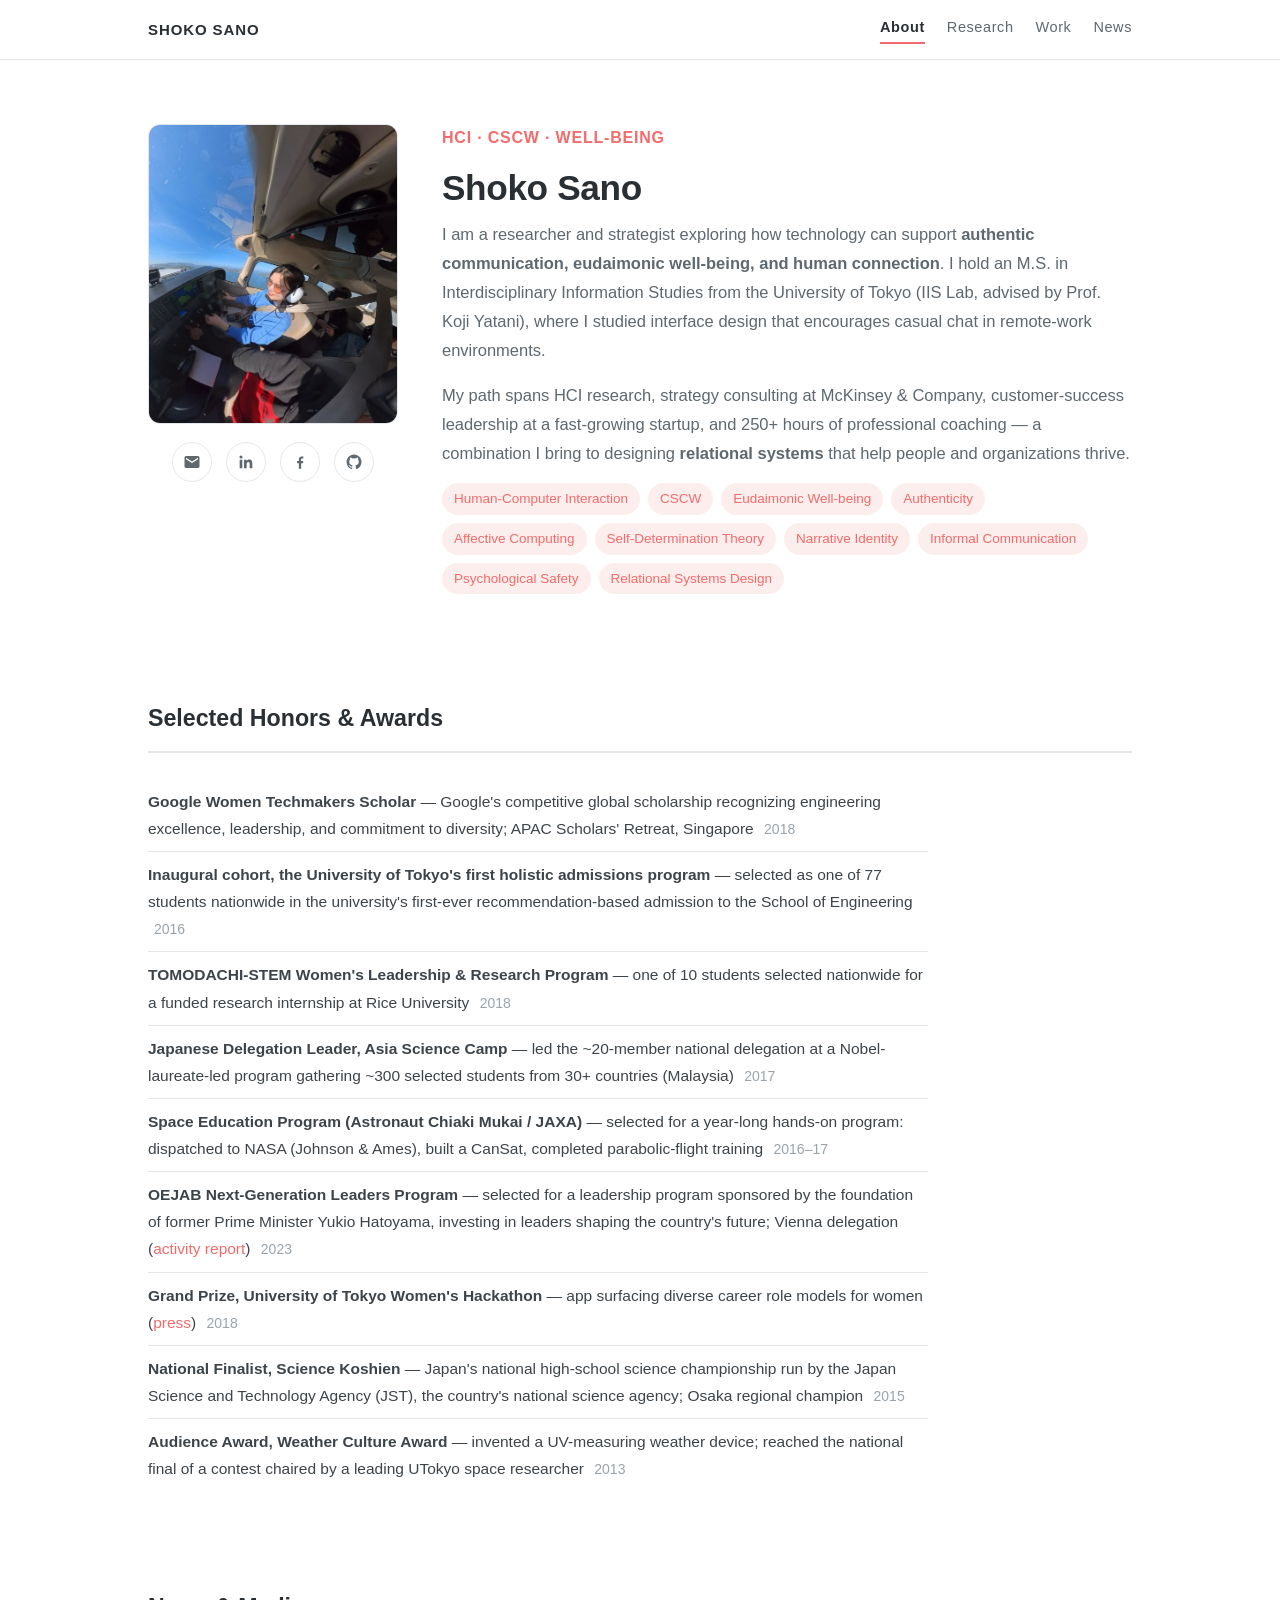
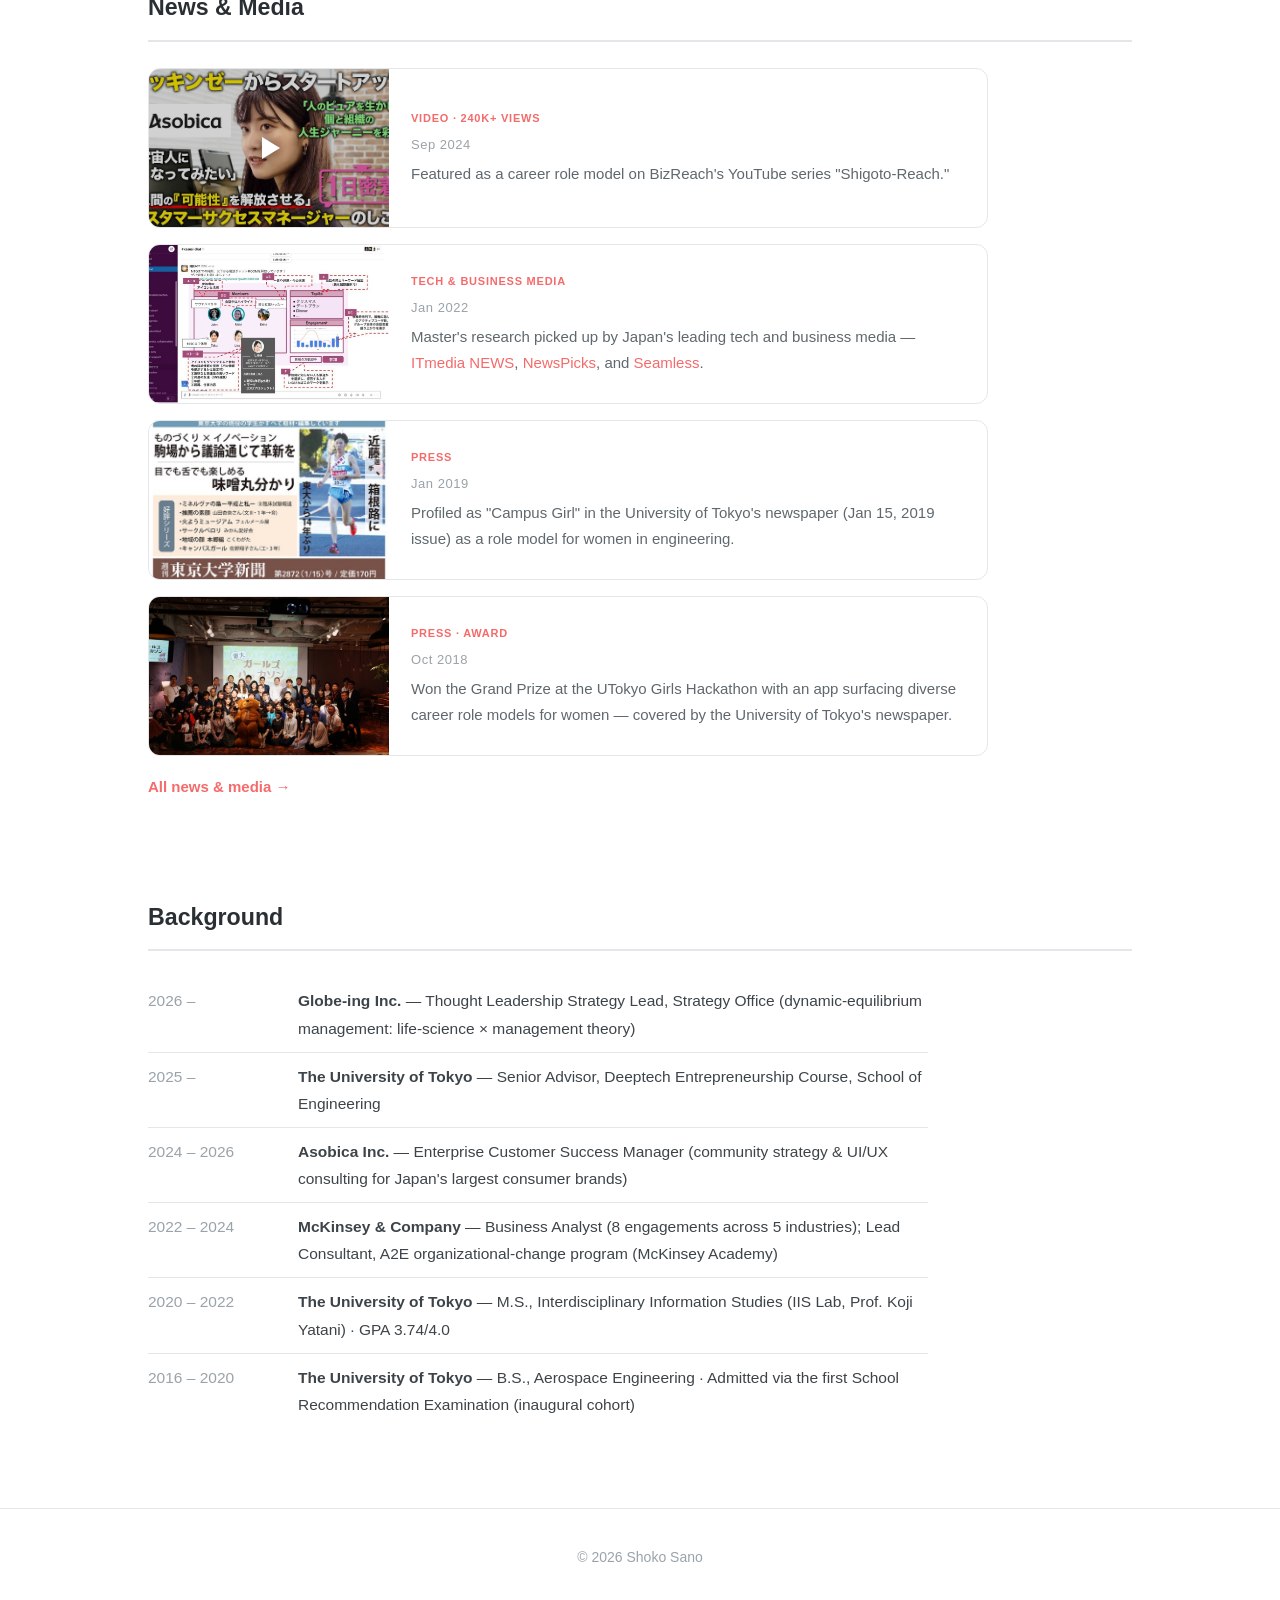
<file: index.html>
<!DOCTYPE html>
<html lang="en">
<head>
<meta charset="UTF-8">
<meta name="viewport" content="width=device-width, initial-scale=1.0">
<title>Shoko Sano — HCI Researcher</title>
<meta name="description" content="Shoko Sano — HCI/CSCW researcher exploring well-being, authenticity, and communication support. M.S. from the University of Tokyo (IIS Lab).">
<link rel="icon" href="data:image/svg+xml,<svg xmlns='http://www.w3.org/2000/svg' viewBox='0 0 100 100'><text y='.9em' font-size='90'>🌱</text></svg>">
<link rel="stylesheet" href="style.css">
</head>
<body>

<nav>
  <div class="nav-inner">
    <a class="nav-name" href="index.html">Shoko Sano</a>
    <div class="nav-links">
      <a href="index.html" aria-current="page">About</a>
      <a href="research.html">Research</a>
      <a href="work.html">Work</a>
      <a href="news.html">News</a>
    </div>
  </div>
</nav>

<main>

  <!-- ============ HERO / ABOUT ============ -->
  <section class="hero">
    <div>
      <!-- 写真カルーセル: 横スワイプで切替(CSSのみ・JSなし) -->
      <div class="photo-carousel">
        <img src="images/profile-1.jpg" alt="Shoko Sano flying a Cessna over the Golden Gate" style="object-position: 62% 40%;">
        <img src="images/profile-2.jpg" alt="Shoko Sano">
        <img src="images/vision.jpg" alt="Shoko's hand-drawn vision illustration" style="object-fit: contain; background: var(--surface);">
      </div>
      <!-- ソーシャルアイコン(Email=Gmail作成画面 / LinkedIn / Facebook / GitHub) -->
      <div class="icon-row">
        <a href="https://mail.google.com/mail/?view=cm&fs=1&to=sanoshoko11@gmail.com" title="Email" aria-label="Email">
          <svg viewBox="0 0 24 24"><path d="M20 4H4a2 2 0 0 0-2 2v12a2 2 0 0 0 2 2h16a2 2 0 0 0 2-2V6a2 2 0 0 0-2-2zm0 4.24-8 5.1-8-5.1V6.29l8 5.1 8-5.1v1.95z"/></svg>
        </a>
        <a href="https://www.linkedin.com/in/shoko-sano-baa5b2153/" title="LinkedIn" aria-label="LinkedIn">
          <svg viewBox="0 0 24 24"><path d="M20.45 20.45h-3.55v-5.57c0-1.33-.03-3.04-1.85-3.04-1.86 0-2.14 1.45-2.14 2.94v5.67H9.35V9h3.41v1.56h.05c.48-.9 1.64-1.85 3.37-1.85 3.6 0 4.27 2.37 4.27 5.46v6.28zM5.34 7.43a2.06 2.06 0 1 1 0-4.12 2.06 2.06 0 0 1 0 4.12zM7.12 20.45H3.56V9h3.56v11.45z"/></svg>
        </a>
        <a href="https://www.facebook.com/profile.php?id=100004553895123" title="Facebook" aria-label="Facebook">
          <svg viewBox="0 0 24 24"><path d="M13.5 21v-7.5h2.52l.38-2.93H13.5V8.7c0-.85.24-1.43 1.45-1.43h1.55V4.65c-.27-.04-1.19-.12-2.26-.12-2.24 0-3.77 1.37-3.77 3.88v2.16H8v2.93h2.47V21h3.03z"/></svg>
        </a>
        <a href="https://github.com/shokoko-dev" title="GitHub" aria-label="GitHub">
          <svg viewBox="0 0 24 24"><path d="M12 2a10 10 0 0 0-3.16 19.49c.5.09.68-.22.68-.48v-1.7c-2.78.6-3.37-1.34-3.37-1.34-.45-1.16-1.11-1.47-1.11-1.47-.91-.62.07-.6.07-.6 1 .07 1.53 1.03 1.53 1.03.9 1.53 2.36 1.09 2.94.83.09-.65.35-1.09.63-1.34-2.22-.25-4.56-1.11-4.56-4.94 0-1.09.39-1.98 1.03-2.68-.1-.25-.45-1.27.1-2.64 0 0 .84-.27 2.75 1.02a9.58 9.58 0 0 1 5 0c1.91-1.29 2.75-1.02 2.75-1.02.55 1.37.2 2.39.1 2.64.64.7 1.03 1.59 1.03 2.68 0 3.84-2.34 4.68-4.57 4.93.36.31.68.92.68 1.85v2.75c0 .27.18.58.69.48A10 10 0 0 0 12 2z"/></svg>
        </a>
      </div>
    </div>
    <div>
      <p class="hero-role">HCI · CSCW · Well-being</p>
      <h1>Shoko Sano</h1>
      <p>
        I am a researcher and strategist exploring how technology can support
        <strong>authentic communication, eudaimonic well-being, and human connection</strong>.
        I hold an M.S. in Interdisciplinary Information Studies from the University of Tokyo
        (IIS Lab, advised by Prof. Koji Yatani), where I studied interface design that
        encourages casual chat in remote-work environments.
      </p>
      <p>
        My path spans HCI research, strategy consulting at McKinsey &amp; Company,
        customer-success leadership at a fast-growing startup, and 250+ hours of
        professional coaching — a combination I bring to designing
        <strong>relational systems</strong> that help people and organizations thrive.
      </p>
      <div class="tags">
        <span class="tag">Human-Computer Interaction</span>
        <span class="tag">CSCW</span>
        <span class="tag">Eudaimonic Well-being</span>
        <span class="tag">Authenticity</span>
        <span class="tag">Affective Computing</span>
        <span class="tag">Self-Determination Theory</span>
        <span class="tag">Narrative Identity</span>
        <span class="tag">Informal Communication</span>
        <span class="tag">Psychological Safety</span>
        <span class="tag">Relational Systems Design</span>
      </div>
    </div>
  </section>

  <!-- ============ SELECTED HONORS ============ -->
  <section id="honors">
    <h2>Selected Honors &amp; Awards</h2>
    <ul class="honors">
      <li><strong>Google Women Techmakers Scholar</strong> — Google's competitive global scholarship recognizing engineering excellence, leadership, and commitment to diversity; APAC Scholars' Retreat, Singapore <span class="year">2018</span></li>
      <li><strong>Inaugural cohort, the University of Tokyo's first holistic admissions program</strong> — selected as one of 77 students nationwide in the university's first-ever recommendation-based admission to the School of Engineering <span class="year">2016</span></li>
      <li><strong>TOMODACHI-STEM Women's Leadership &amp; Research Program</strong> — one of 10 students selected nationwide for a funded research internship at Rice University <span class="year">2018</span></li>
      <li><strong>Japanese Delegation Leader, Asia Science Camp</strong> — led the ~20-member national delegation at a Nobel-laureate-led program gathering ~300 selected students from 30+ countries (Malaysia) <span class="year">2017</span></li>
      <li><strong>Space Education Program (Astronaut Chiaki Mukai / JAXA)</strong> — selected for a year-long hands-on program: dispatched to NASA (Johnson &amp; Ames), built a CanSat, completed parabolic-flight training <span class="year">2016–17</span></li>
      <li><strong>OEJAB Next-Generation Leaders Program</strong> — selected for a leadership program sponsored by the foundation of former Prime Minister Yukio Hatoyama, investing in leaders shaping the country's future; Vienna delegation (<a href="https://yuai-love.com/activity/2022/3-3.html">activity report</a>) <span class="year">2023</span></li>
      <li><strong>Grand Prize, University of Tokyo Women's Hackathon</strong> — app surfacing diverse career role models for women (<a href="https://www.todaishimbun.org/utokyo-girls-hackathon20181029/">press</a>) <span class="year">2018</span></li>
      <li><strong>National Finalist, Science Koshien</strong> — Japan's national high-school science championship run by the Japan Science and Technology Agency (JST), the country's national science agency; Osaka regional champion <span class="year">2015</span></li>
      <li><strong>Audience Award, Weather Culture Award</strong> — invented a UV-measuring weather device; reached the national final of a contest chaired by a leading UTokyo space researcher <span class="year">2013</span></li>
    </ul>
  </section>

  <!-- ============ NEWS (media features) ============ -->
  <section id="news">
    <h2>News &amp; Media</h2>
    <div class="news-list">

      <a class="news-item" href="https://www.youtube.com/watch?v=1V89X_YZSRM">
        <div class="news-thumb play-badge">
          <img src="images/bizreach.jpg" alt="BizReach Shigoto-Reach feature">
          <span class="play"></span>
        </div>
        <div class="news-body">
          <span class="news-tag">Video · 240k+ views</span>
          <p class="news-date">Sep 2024</p>
          <p>Featured as a career role model on BizReach's YouTube series "Shigoto-Reach."</p>
        </div>
      </a>

      <div class="news-item">
        <div class="news-thumb"><a href="https://www.itmedia.co.jp/news/articles/2201/14/news056.html"><img src="images/itmedia.jpg" alt="Master's research covered by ITmedia"></a></div>
        <div class="news-body">
          <span class="news-tag">Tech &amp; business media</span>
          <p class="news-date">Jan 2022</p>
          <p>Master's research picked up by Japan's leading tech and business media —
          <a href="https://www.itmedia.co.jp/news/articles/2201/14/news056.html">ITmedia NEWS</a>,
          <a href="https://newspicks.com/news/6569308">NewsPicks</a>, and
          <a href="https://twitter.com/shiropen2/status/1481770909354663937">Seamless</a>.</p>
        </div>
      </div>

      <a class="news-item" href="https://www.todaishimbun.org/company/20190115/">
        <div class="news-thumb"><img src="images/todai-news.jpg" alt="University of Tokyo newspaper 'Campus Girl' feature"></div>
        <div class="news-body">
          <span class="news-tag">Press</span>
          <p class="news-date">Jan 2019</p>
          <p>Profiled as "Campus Girl" in the University of Tokyo's newspaper (Jan 15, 2019 issue) as a role model for women in engineering.</p>
        </div>
      </a>

      <a class="news-item" href="https://www.todaishimbun.org/utokyo-girls-hackathon20181029/">
        <div class="news-thumb"><img src="images/hackathon.jpg" alt="UTokyo Girls Hackathon"></div>
        <div class="news-body">
          <span class="news-tag">Press · Award</span>
          <p class="news-date">Oct 2018</p>
          <p>Won the Grand Prize at the UTokyo Girls Hackathon with an app surfacing diverse career role models for women — covered by the University of Tokyo's newspaper.</p>
        </div>
      </a>

    </div>
    <a class="more-link" href="news.html">All news &amp; media →</a>
  </section>

  <!-- ============ BACKGROUND (最後) ============ -->
  <section id="background">
    <h2>Background</h2>
    <ul class="timeline">
      <li><span class="years">2026 –</span>
        <span><strong>Globe-ing Inc.</strong> — Thought Leadership Strategy Lead, Strategy Office (dynamic-equilibrium management: life-science × management theory)</span></li>
      <li><span class="years">2025 –</span>
        <span><strong>The University of Tokyo</strong> — Senior Advisor, Deeptech Entrepreneurship Course, School of Engineering</span></li>
      <li><span class="years">2024 – 2026</span>
        <span><strong>Asobica Inc.</strong> — Enterprise Customer Success Manager (community strategy &amp; UI/UX consulting for Japan's largest consumer brands)</span></li>
      <li><span class="years">2022 – 2024</span>
        <span><strong>McKinsey &amp; Company</strong> — Business Analyst (8 engagements across 5 industries); Lead Consultant, A2E organizational-change program (McKinsey Academy)</span></li>
      <li><span class="years">2020 – 2022</span>
        <span><strong>The University of Tokyo</strong> — M.S., Interdisciplinary Information Studies (IIS Lab, Prof. Koji Yatani) · GPA 3.74/4.0</span></li>
      <li><span class="years">2016 – 2020</span>
        <span><strong>The University of Tokyo</strong> — B.S., Aerospace Engineering · Admitted via the first School Recommendation Examination (inaugural cohort)</span></li>
    </ul>
  </section>

</main>

<footer>
  © 2026 Shoko Sano
</footer>

</body>
</html>
</file>
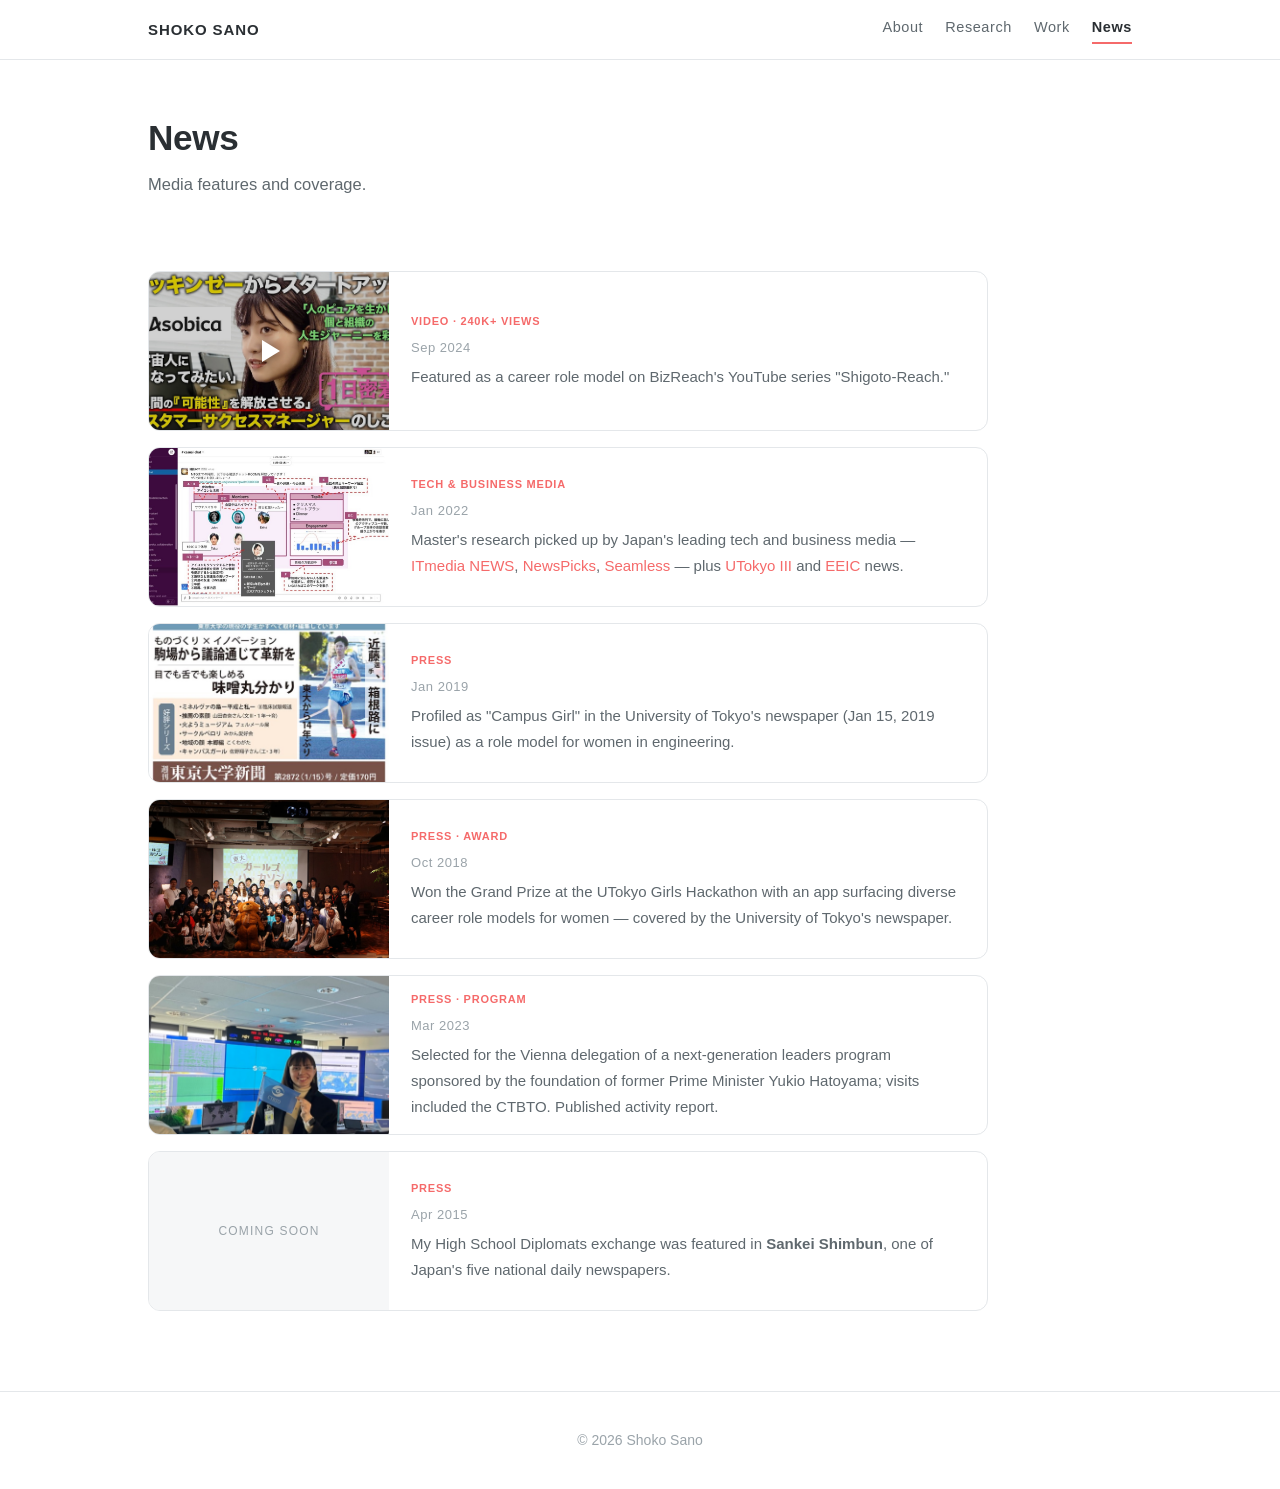
<file: news.html>
<!DOCTYPE html>
<html lang="en">
<head>
<meta charset="UTF-8">
<meta name="viewport" content="width=device-width, initial-scale=1.0">
<title>News — Shoko Sano</title>
<meta name="description" content="Media features and coverage — Shoko Sano.">
<link rel="icon" href="data:image/svg+xml,<svg xmlns='http://www.w3.org/2000/svg' viewBox='0 0 100 100'><text y='.9em' font-size='90'>🌱</text></svg>">
<link rel="stylesheet" href="style.css">
</head>
<body>

<nav>
  <div class="nav-inner">
    <a class="nav-name" href="index.html">Shoko Sano</a>
    <div class="nav-links">
      <a href="index.html">About</a>
      <a href="research.html">Research</a>
      <a href="work.html">Work</a>
      <a href="news.html" aria-current="page">News</a>
    </div>
  </div>
</nav>

<main>

  <header class="page-header">
    <h1>News</h1>
    <p>Media features and coverage.</p>
  </header>

  <section>
    <div class="news-list">

      <a class="news-item" href="https://www.youtube.com/watch?v=1V89X_YZSRM">
        <div class="news-thumb play-badge">
          <img src="images/bizreach.jpg" alt="BizReach Shigoto-Reach feature">
          <span class="play"></span>
        </div>
        <div class="news-body">
          <span class="news-tag">Video · 240k+ views</span>
          <p class="news-date">Sep 2024</p>
          <p>Featured as a career role model on BizReach's YouTube series "Shigoto-Reach."</p>
        </div>
      </a>

      <div class="news-item">
        <div class="news-thumb"><a href="https://www.itmedia.co.jp/news/articles/2201/14/news056.html"><img src="images/itmedia.jpg" alt="Master's research covered by ITmedia"></a></div>
        <div class="news-body">
          <span class="news-tag">Tech &amp; business media</span>
          <p class="news-date">Jan 2022</p>
          <p>Master's research picked up by Japan's leading tech and business media —
          <a href="https://www.itmedia.co.jp/news/articles/2201/14/news056.html">ITmedia NEWS</a>,
          <a href="https://newspicks.com/news/6569308">NewsPicks</a>,
          <a href="https://twitter.com/shiropen2/status/1481770909354663937">Seamless</a> — plus
          <a href="https://www.iii.u-tokyo.ac.jp/news/2022012515983">UTokyo III</a> and
          <a href="https://www.ee.t.u-tokyo.ac.jp/news/2237/">EEIC</a> news.</p>
        </div>
      </div>

      <a class="news-item" href="https://www.todaishimbun.org/company/20190115/">
        <div class="news-thumb"><img src="images/todai-news.jpg" alt="University of Tokyo newspaper 'Campus Girl' feature"></div>
        <div class="news-body">
          <span class="news-tag">Press</span>
          <p class="news-date">Jan 2019</p>
          <p>Profiled as "Campus Girl" in the University of Tokyo's newspaper (Jan 15, 2019 issue) as a role model for women in engineering.</p>
        </div>
      </a>

      <a class="news-item" href="https://www.todaishimbun.org/utokyo-girls-hackathon20181029/">
        <div class="news-thumb"><img src="images/hackathon.jpg" alt="UTokyo Girls Hackathon"></div>
        <div class="news-body">
          <span class="news-tag">Press · Award</span>
          <p class="news-date">Oct 2018</p>
          <p>Won the Grand Prize at the UTokyo Girls Hackathon with an app surfacing diverse career role models for women — covered by the University of Tokyo's newspaper.</p>
        </div>
      </a>

      <a class="news-item" href="https://yuai-love.com/activity/2022/3-3.html">
        <div class="news-thumb"><img src="images/oejab.jpg" alt="OEJAB Vienna delegation at CTBTO"></div>
        <div class="news-body">
          <span class="news-tag">Press · Program</span>
          <p class="news-date">Mar 2023</p>
          <p>Selected for the Vienna delegation of a next-generation leaders program sponsored by the foundation of former Prime Minister Yukio Hatoyama; visits included the CTBTO. Published activity report.</p>
        </div>
      </a>

      <a class="news-item" href="https://www.highschooldiplomats.com/about">
        <div class="news-thumb news-thumb--soon">Coming soon</div>
        <div class="news-body">
          <span class="news-tag">Press</span>
          <p class="news-date">Apr 2015</p>
          <p>My High School Diplomats exchange was featured in <strong>Sankei Shimbun</strong>, one of Japan's five national daily newspapers.</p>
        </div>
      </a>

    </div>
  </section>

</main>

<footer>
  © 2026 Shoko Sano
</footer>

</body>
</html>
</file>
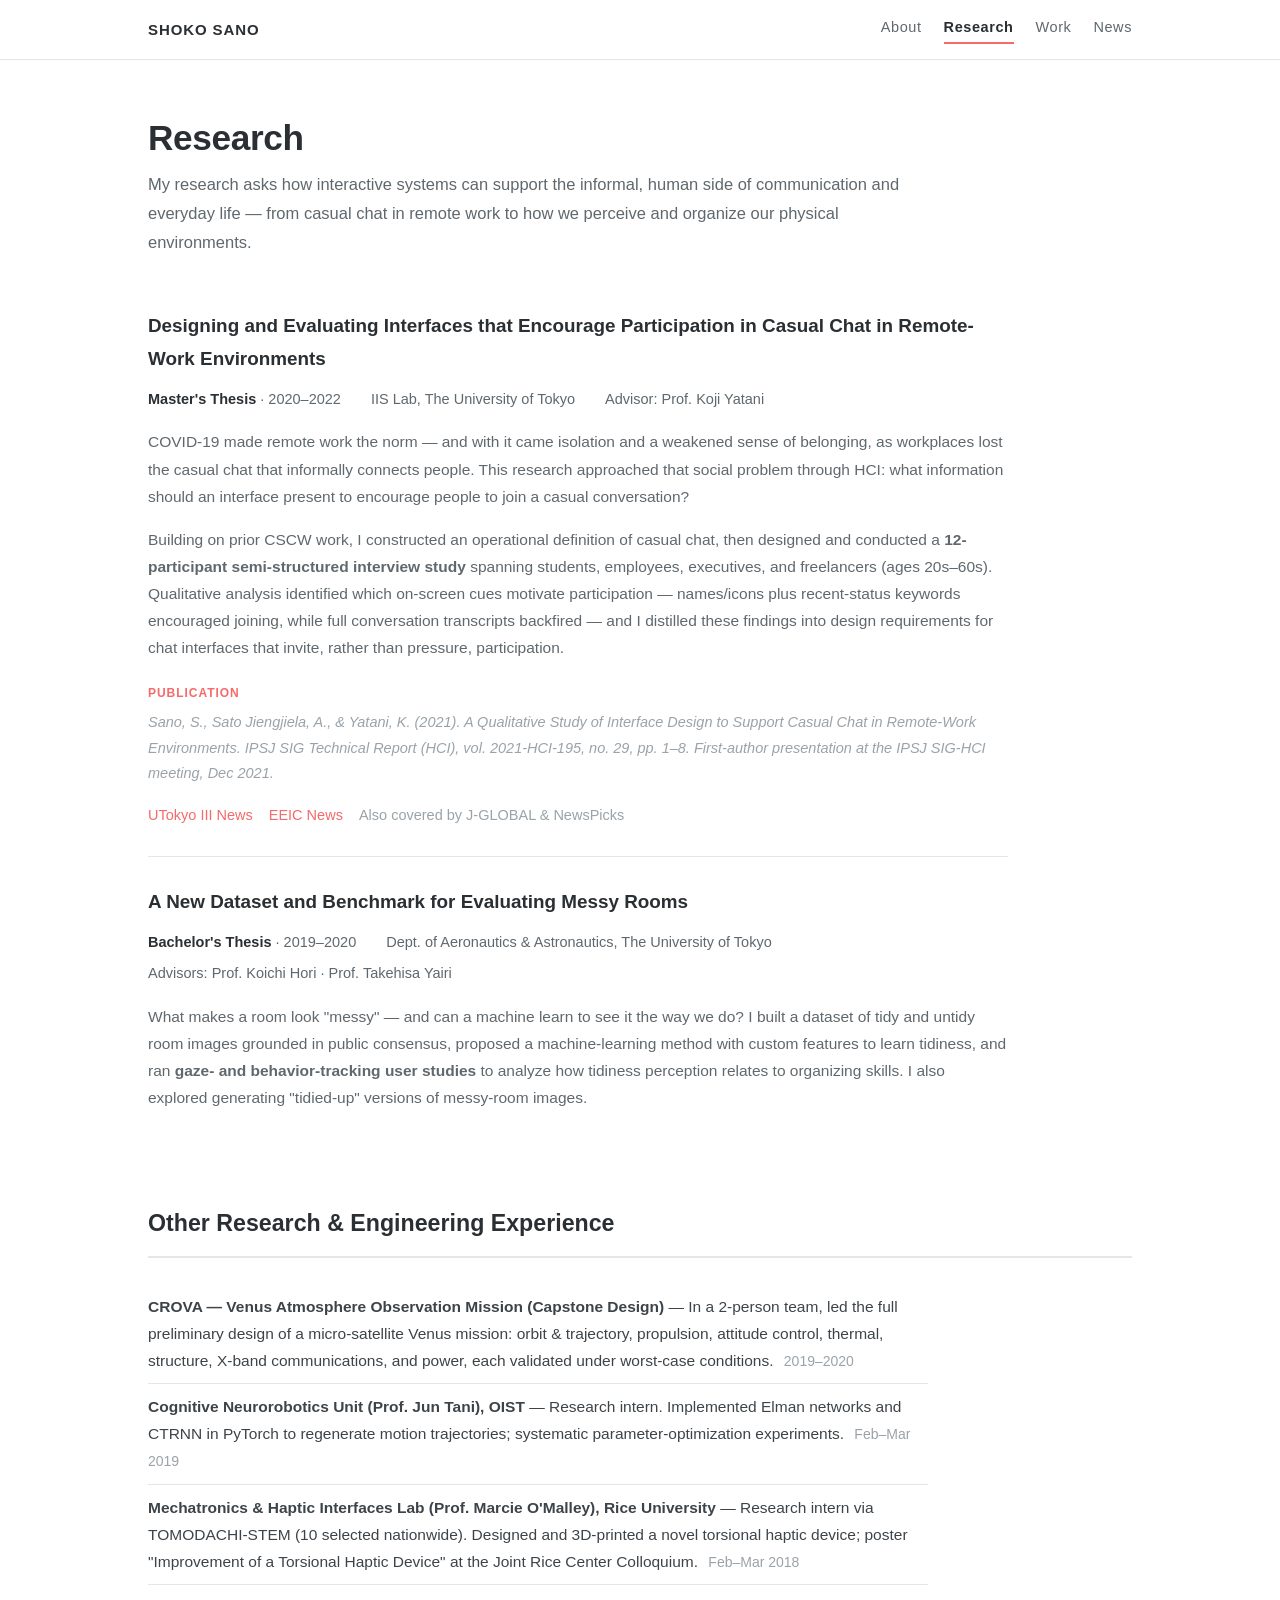
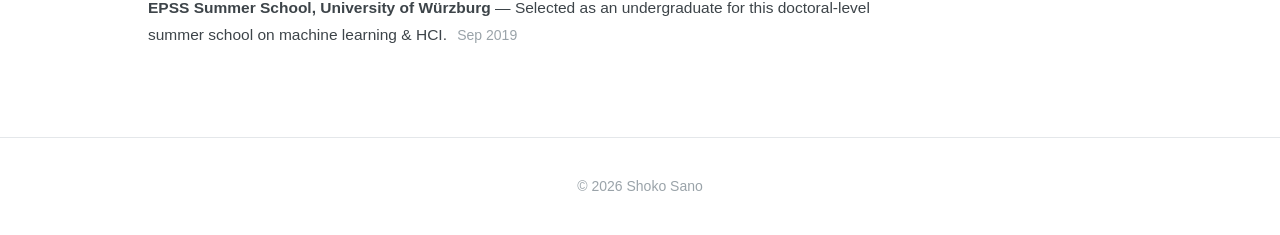
<file: research.html>
<!DOCTYPE html>
<html lang="en">
<head>
<meta charset="UTF-8">
<meta name="viewport" content="width=device-width, initial-scale=1.0">
<title>Research — Shoko Sano</title>
<meta name="description" content="Research by Shoko Sano: interface design for casual chat in remote work (M.S., UTokyo IIS Lab) and a dataset/benchmark for evaluating messy rooms (B.S., Aerospace).">
<link rel="icon" href="data:image/svg+xml,<svg xmlns='http://www.w3.org/2000/svg' viewBox='0 0 100 100'><text y='.9em' font-size='90'>🌱</text></svg>">
<link rel="stylesheet" href="style.css">
</head>
<body>

<nav>
  <div class="nav-inner">
    <a class="nav-name" href="index.html">Shoko Sano</a>
    <div class="nav-links">
      <a href="index.html">About</a>
      <a href="research.html" aria-current="page">Research</a>
      <a href="work.html">Work</a>
      <a href="news.html">News</a>
    </div>
  </div>
</nav>

<main>

  <header class="page-header">
    <h1>Research</h1>
    <p>
      My research asks how interactive systems can support the informal, human side of
      communication and everyday life — from casual chat in remote work to how we
      perceive and organize our physical environments.
    </p>
  </header>

  <!-- ============ MASTER'S THESIS ============ -->
  <article class="research-entry">
    <h2>Designing and Evaluating Interfaces that Encourage Participation in Casual Chat in Remote-Work Environments</h2>
    <div class="research-meta">
      <span><strong>Master's Thesis</strong> · 2020–2022</span>
      <span>IIS Lab, The University of Tokyo</span>
      <span>Advisor: Prof. Koji Yatani</span>
    </div>
    <!-- 図が用意できたら: <img class="project-img" src="images/masters-figure.png" alt="..."> -->
    <p>
      COVID-19 made remote work the norm — and with it came isolation and a weakened
      sense of belonging, as workplaces lost the casual chat that informally connects people.
      This research approached that social problem through HCI: what information should
      an interface present to encourage people to join a casual conversation?
    </p>
    <p>
      Building on prior CSCW work, I constructed an operational definition of casual chat,
      then designed and conducted a <strong>12-participant semi-structured interview study</strong>
      spanning students, employees, executives, and freelancers (ages 20s–60s).
      Qualitative analysis identified which on-screen cues motivate participation —
      names/icons plus recent-status keywords encouraged joining, while full conversation
      transcripts backfired — and I distilled these findings into design requirements
      for chat interfaces that invite, rather than pressure, participation.
    </p>
    <span class="pub-label">Publication</span>
    <p class="venue">
      Sano, S., Sato Jiengjiela, A., &amp; Yatani, K. (2021). A Qualitative Study of Interface
      Design to Support Casual Chat in Remote-Work Environments. <em>IPSJ SIG Technical
      Report (HCI)</em>, vol. 2021-HCI-195, no. 29, pp. 1–8. First-author presentation at
      the IPSJ SIG-HCI meeting, Dec 2021.
    </p>
    <div class="pub-links">
      <a href="https://www.iii.u-tokyo.ac.jp/news/2022012515983">UTokyo III News</a>
      <a href="https://www.ee.t.u-tokyo.ac.jp/news/2237/">EEIC News</a>
      <span style="color:var(--text-faint)">Also covered by J-GLOBAL &amp; NewsPicks</span>
    </div>
  </article>

  <!-- ============ BACHELOR'S THESIS ============ -->
  <article class="research-entry">
    <h2>A New Dataset and Benchmark for Evaluating Messy Rooms</h2>
    <div class="research-meta">
      <span><strong>Bachelor's Thesis</strong> · 2019–2020</span>
      <span>Dept. of Aeronautics &amp; Astronautics, The University of Tokyo</span>
      <span>Advisors: Prof. Koichi Hori · Prof. Takehisa Yairi</span>
    </div>
    <p>
      What makes a room look "messy" — and can a machine learn to see it the way we do?
      I built a dataset of tidy and untidy room images grounded in public consensus,
      proposed a machine-learning method with custom features to learn tidiness,
      and ran <strong>gaze- and behavior-tracking user studies</strong> to analyze how tidiness
      perception relates to organizing skills. I also explored generating "tidied-up"
      versions of messy-room images.
    </p>
  </article>

  <!-- ============ OTHER RESEARCH EXPERIENCE ============ -->
  <section>
    <h2>Other Research &amp; Engineering Experience</h2>
    <ul class="honors">
      <li>
        <strong>CROVA — Venus Atmosphere Observation Mission (Capstone Design)</strong> —
        In a 2-person team, led the full preliminary design of a micro-satellite Venus mission:
        orbit &amp; trajectory, propulsion, attitude control, thermal, structure, X-band
        communications, and power, each validated under worst-case conditions.
        <span class="year">2019–2020</span>
      </li>
      <li>
        <strong>Cognitive Neurorobotics Unit (Prof. Jun Tani), OIST</strong> — Research intern.
        Implemented Elman networks and CTRNN in PyTorch to regenerate motion trajectories;
        systematic parameter-optimization experiments. <span class="year">Feb–Mar 2019</span>
      </li>
      <li>
        <strong>Mechatronics &amp; Haptic Interfaces Lab (Prof. Marcie O'Malley), Rice University</strong> —
        Research intern via TOMODACHI-STEM (10 selected nationwide). Designed and 3D-printed a novel
        torsional haptic device; poster "Improvement of a Torsional Haptic Device" at the Joint Rice
        Center Colloquium. <span class="year">Feb–Mar 2018</span>
      </li>
      <li>
        <strong>EPSS Summer School, University of Würzburg</strong> — Selected as an undergraduate
        for this doctoral-level summer school on machine learning &amp; HCI. <span class="year">Sep 2019</span>
      </li>
    </ul>
  </section>

</main>

<footer>
  © 2026 Shoko Sano
</footer>

</body>
</html>
</file>
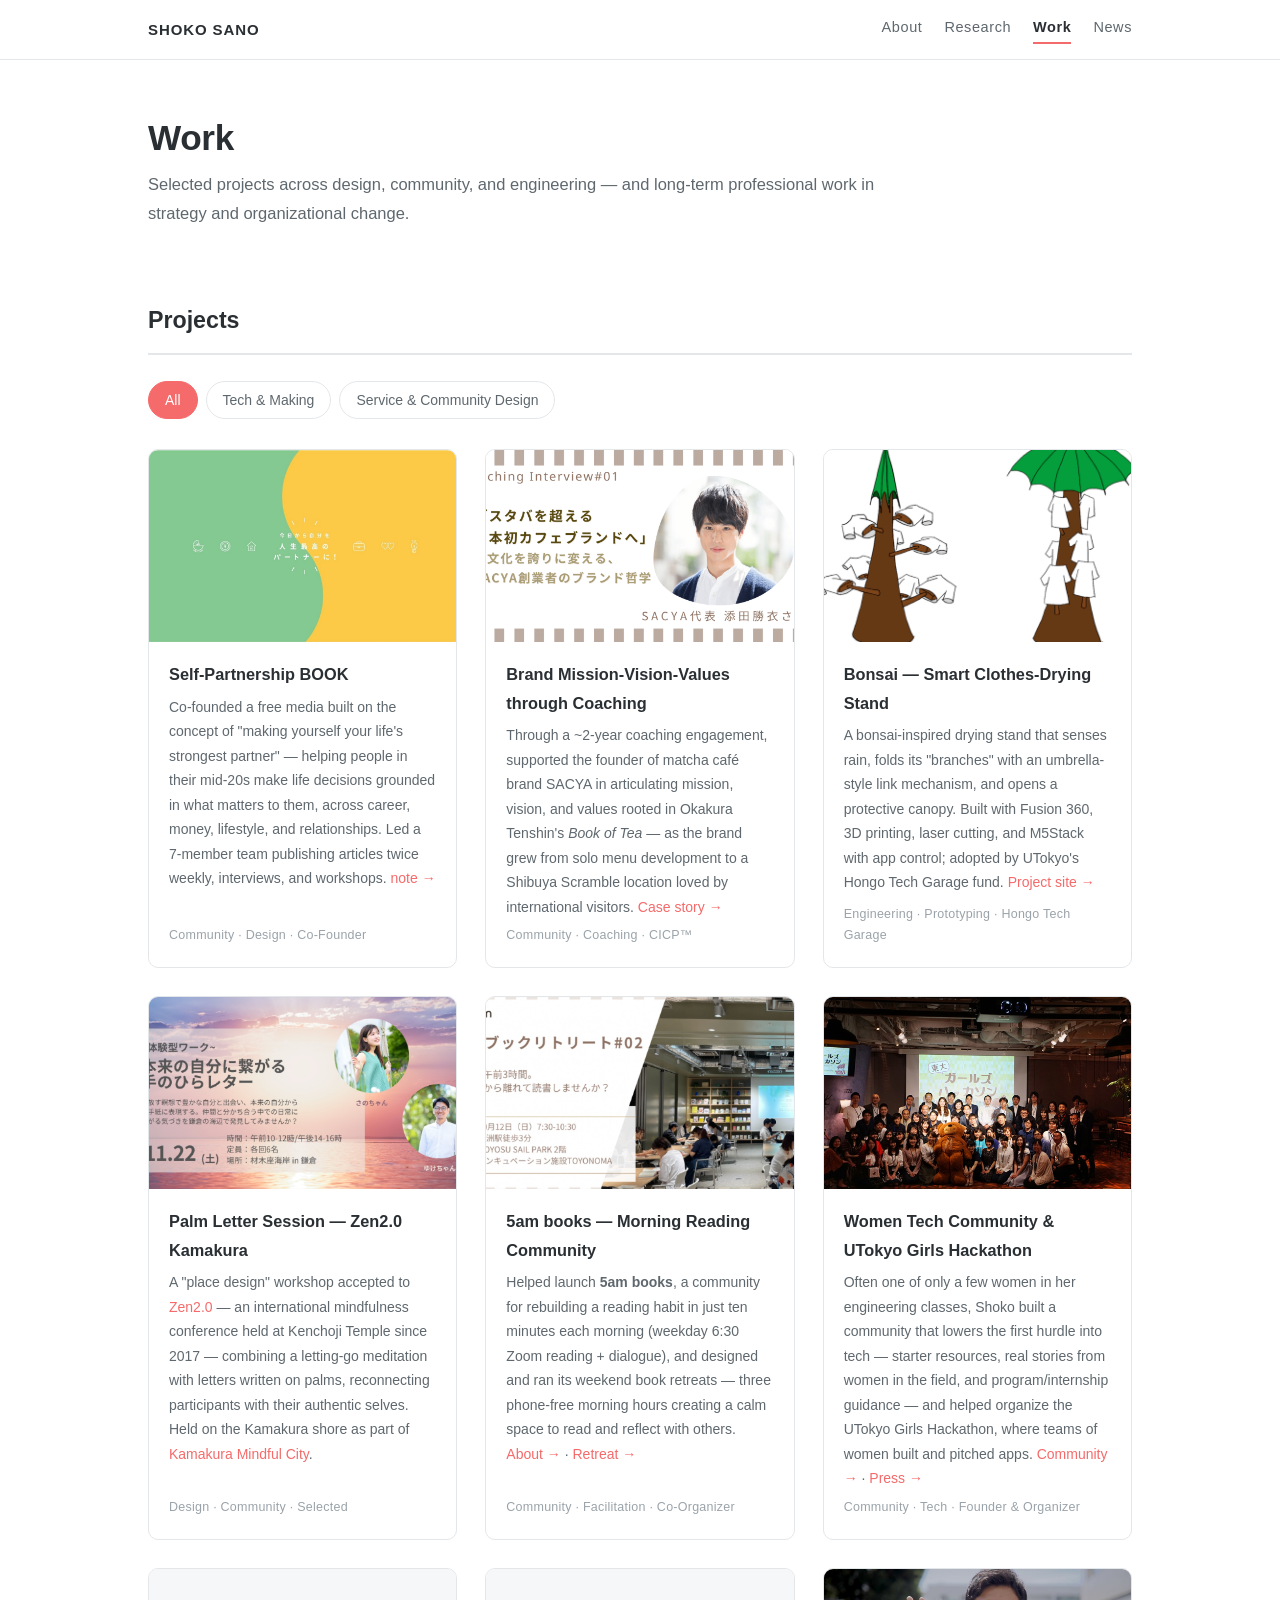
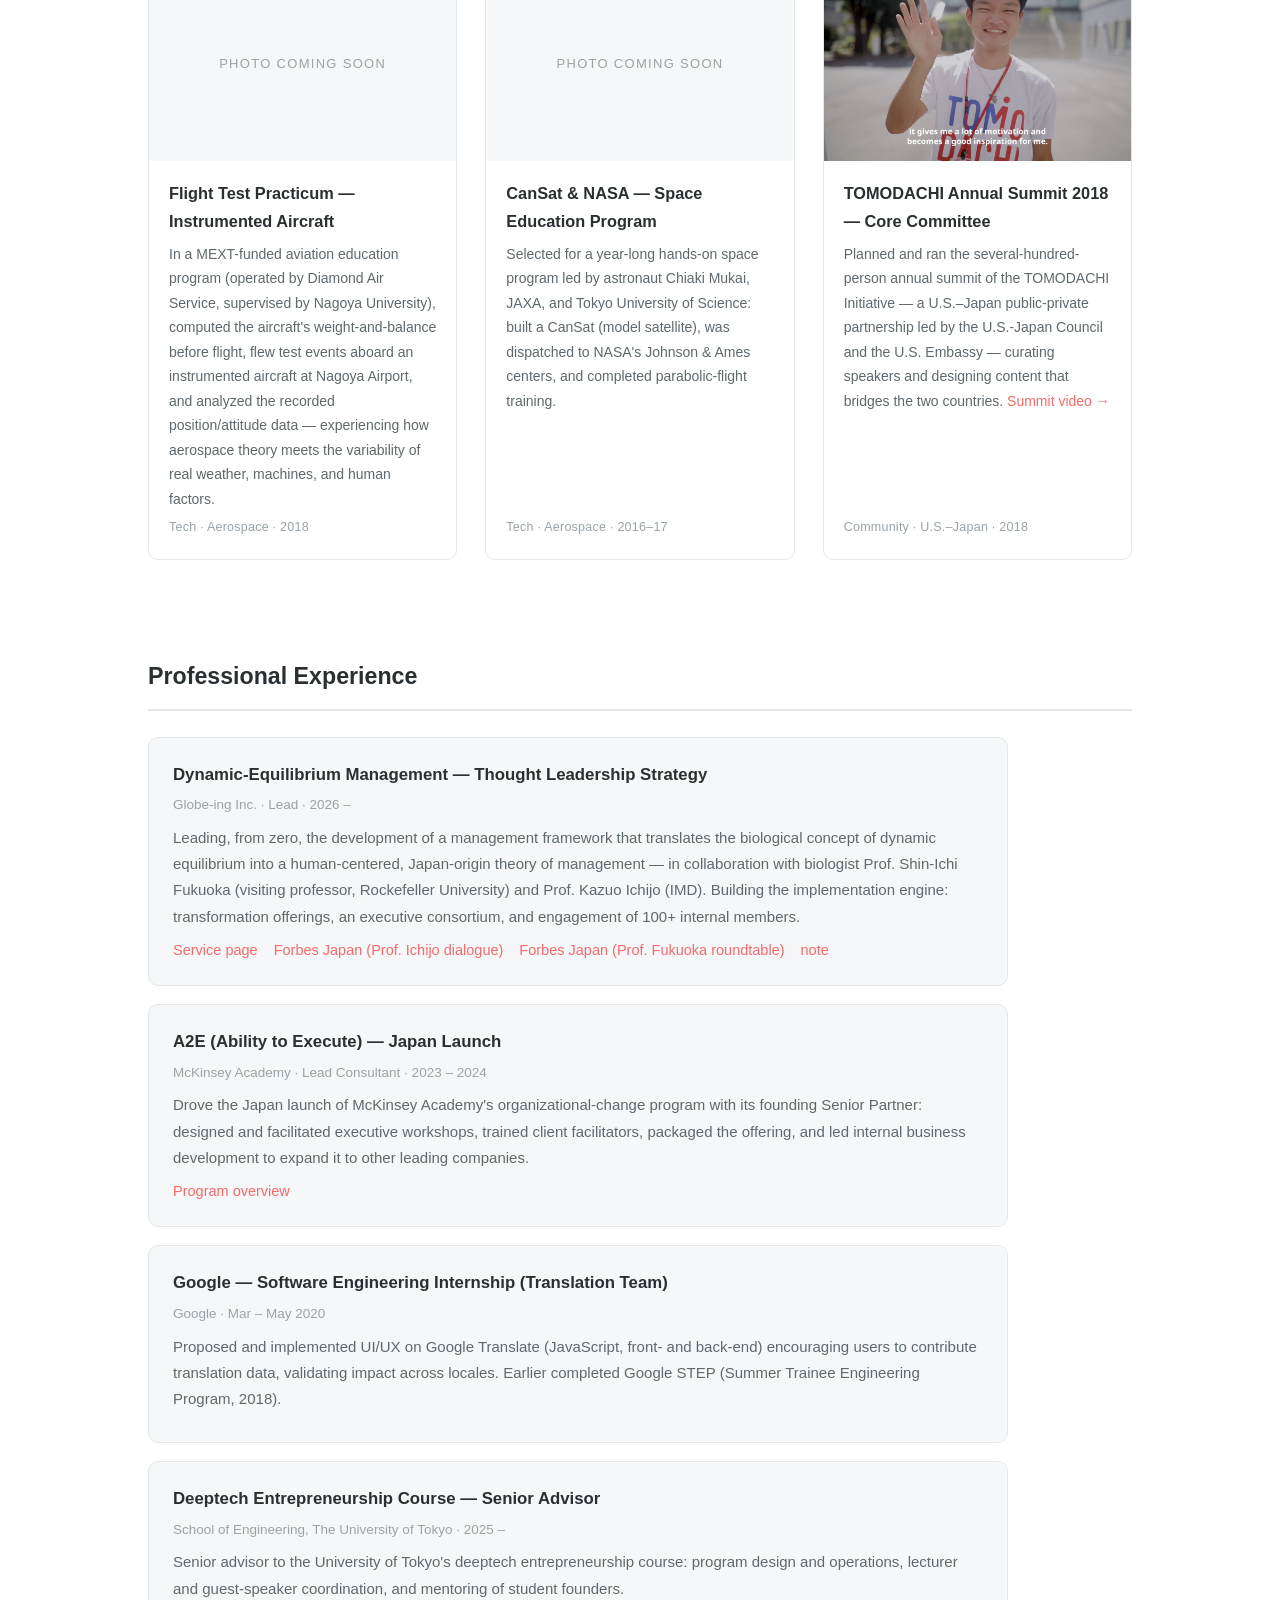
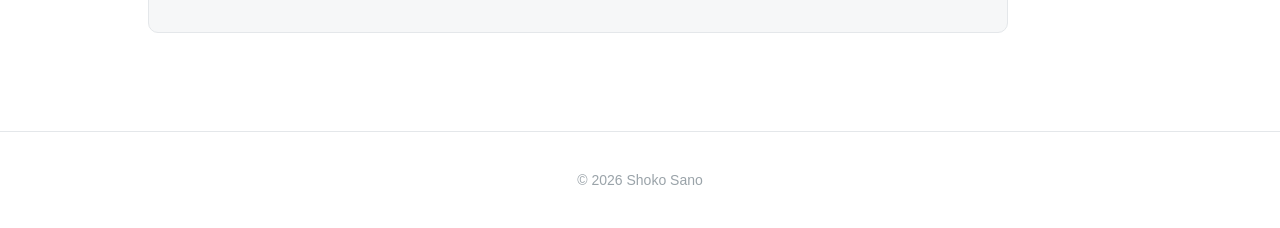
<file: work.html>
<!DOCTYPE html>
<html lang="en">
<head>
<meta charset="UTF-8">
<meta name="viewport" content="width=device-width, initial-scale=1.0">
<title>Work — Shoko Sano</title>
<meta name="description" content="Projects and professional work by Shoko Sano — design, community building, engineering, and strategy.">
<link rel="icon" href="data:image/svg+xml,<svg xmlns='http://www.w3.org/2000/svg' viewBox='0 0 100 100'><text y='.9em' font-size='90'>🌱</text></svg>">
<link rel="stylesheet" href="style.css">
</head>
<body>

<nav>
  <div class="nav-inner">
    <a class="nav-name" href="index.html">Shoko Sano</a>
    <div class="nav-links">
      <a href="index.html">About</a>
      <a href="research.html">Research</a>
      <a href="work.html" aria-current="page">Work</a>
      <a href="news.html">News</a>
    </div>
  </div>
</nav>

<main>

  <header class="page-header">
    <h1>Work</h1>
    <p>
      Selected projects across design, community, and engineering — and long-term
      professional work in strategy and organizational change.
    </p>
  </header>

  <!-- ============ PROJECTS (サムネイルあり) ============ -->
  <section id="projects">
    <h2>Projects</h2>

    <div class="filter" id="filter">
      <button class="active" data-tag="all">All</button>
      <button data-tag="tech">Tech &amp; Making</button>
      <button data-tag="service">Service &amp; Community Design</button>
    </div>

    <div class="grid3" id="grid">

      <!-- ▼ カード雛形: data-tags はスペース区切り。詳細ページができたら <div> を <a href="projects/xxx.html"> に ▼ -->
      <div class="card" data-tags="service">
        <img src="images/selfpartnership.jpg" alt="Self-Partnership BOOK">
        <div class="card-body">
          <h3>Self-Partnership BOOK</h3>
          <p>Co-founded a free media built on the concept of "making yourself your life's strongest partner" — helping people in their mid-20s make life decisions grounded in what matters to them, across career, money, lifestyle, and relationships. Led a 7-member team publishing articles twice weekly, interviews, and workshops. <a href="https://note.com/selfpartnership">note →</a></p>
          <span class="card-tags">Community · Design · Co-Founder</span>
        </div>
      </div>

      <div class="card" data-tags="service">
        <img src="images/coaching-sacya.png" alt="Coaching engagement with SACYA founder">
        <div class="card-body">
          <h3>Brand Mission-Vision-Values through Coaching</h3>
          <p>Through a ~2-year coaching engagement, supported the founder of matcha café brand SACYA in articulating mission, vision, and values rooted in Okakura Tenshin's <em>Book of Tea</em> — as the brand grew from solo menu development to a Shibuya Scramble location loved by international visitors. <a href="https://note.com/shoko_sano/n/n1a618024d838">Case story →</a></p>
          <span class="card-tags">Community · Coaching · CICP™</span>
        </div>
      </div>

      <div class="card" data-tags="tech">
        <img src="images/bonsai.png" alt="Bonsai smart drying stand">
        <div class="card-body">
          <h3>Bonsai — Smart Clothes-Drying Stand</h3>
          <p>A bonsai-inspired drying stand that senses rain, folds its "branches" with an umbrella-style link mechanism, and opens a protective canopy. Built with Fusion 360, 3D printing, laser cutting, and M5Stack with app control; adopted by UTokyo's Hongo Tech Garage fund. <a href="https://shoooooko.github.io/bonsai_laundry/">Project site →</a></p>
          <span class="card-tags">Engineering · Prototyping · Hongo Tech Garage</span>
        </div>
      </div>

      <div class="card" data-tags="service">
        <img src="images/zen20-palm.jpg" alt="Palm Letter Session at Zen2.0 Kamakura">
        <div class="card-body">
          <h3>Palm Letter Session — Zen2.0 Kamakura</h3>
          <p>A "place design" workshop accepted to <a href="https://www.zen20.jp/">Zen2.0</a> — an international mindfulness conference held at Kenchoji Temple since 2017 — combining a letting-go meditation with letters written on palms, reconnecting participants with their authentic selves. Held on the Kamakura shore as part of <a href="https://www.mindful-kamakura.city/">Kamakura Mindful City</a>.</p>
          <span class="card-tags">Design · Community · Selected</span>
        </div>
      </div>

      <div class="card" data-tags="service">
        <img src="images/5am-books.jpg" alt="5am books weekend book retreat">
        <div class="card-body">
          <h3>5am books — Morning Reading Community</h3>
          <p>Helped launch <strong>5am books</strong>, a community for rebuilding a reading habit in just ten minutes each morning (weekday 6:30 Zoom reading + dialogue), and designed and ran its weekend book retreats — three phone-free morning hours creating a calm space to read and reflect with others. <a href="https://note.com/kojijico/n/nadef0cdf6488">About →</a> · <a href="https://peatix.com/event/4584563">Retreat →</a></p>
          <span class="card-tags">Community · Facilitation · Co-Organizer</span>
        </div>
      </div>

      <div class="card" data-tags="service tech">
        <img src="images/hackathon.jpg" alt="UTokyo Girls Hackathon group photo">
        <div class="card-body">
          <h3>Women Tech Community &amp; UTokyo Girls Hackathon</h3>
          <p>Often one of only a few women in her engineering classes, Shoko built a community that lowers the first hurdle into tech — starter resources, real stories from women in the field, and program/internship guidance — and helped organize the UTokyo Girls Hackathon, where teams of women built and pitched apps. <a href="https://womentechcommu.wixsite.com/u-tokyo/hackathon?lang=en">Community →</a> · <a href="https://www.todaishimbun.org/utokyo-girls-hackathon20181029/">Press →</a></p>
          <span class="card-tags">Community · Tech · Founder &amp; Organizer</span>
        </div>
      </div>

      <div class="card" data-tags="tech">
        <div class="thumb-soon">Photo coming soon</div>
        <div class="card-body">
          <h3>Flight Test Practicum — Instrumented Aircraft</h3>
          <p>In a MEXT-funded aviation education program (operated by Diamond Air Service, supervised by Nagoya University), computed the aircraft's weight-and-balance before flight, flew test events aboard an instrumented aircraft at Nagoya Airport, and analyzed the recorded position/attitude data — experiencing how aerospace theory meets the variability of real weather, machines, and human factors.</p>
          <span class="card-tags">Tech · Aerospace · 2018</span>
        </div>
      </div>

      <div class="card" data-tags="tech">
        <div class="thumb-soon">Photo coming soon</div>
        <div class="card-body">
          <h3>CanSat &amp; NASA — Space Education Program</h3>
          <p>Selected for a year-long hands-on space program led by astronaut Chiaki Mukai, JAXA, and Tokyo University of Science: built a CanSat (model satellite), was dispatched to NASA's Johnson &amp; Ames centers, and completed parabolic-flight training.</p>
          <span class="card-tags">Tech · Aerospace · 2016–17</span>
        </div>
      </div>

      <div class="card" data-tags="service">
        <img src="images/tomodachi.jpg" alt="TOMODACHI Summit 2018">
        <div class="card-body">
          <h3>TOMODACHI Annual Summit 2018 — Core Committee</h3>
          <p>Planned and ran the several-hundred-person annual summit of the TOMODACHI Initiative — a U.S.–Japan public-private partnership led by the U.S.-Japan Council and the U.S. Embassy — curating speakers and designing content that bridges the two countries. <a href="https://www.youtube.com/watch?v=fEQ2fRXXwD0">Summit video →</a></p>
          <span class="card-tags">Community · U.S.–Japan · 2018</span>
        </div>
      </div>

    </div>
  </section>

  <!-- ============ PROFESSIONAL EXPERIENCE (サムネなし・テキストカード) ============ -->
  <section id="professional">
    <h2>Professional Experience</h2>
    <div class="prof-list">

      <div class="prof-entry">
        <h3>Dynamic-Equilibrium Management — Thought Leadership Strategy</h3>
        <div class="prof-meta">Globe-ing Inc. · Lead · 2026 –</div>
        <p>
          Leading, from zero, the development of a management framework that translates the
          biological concept of dynamic equilibrium into a human-centered, Japan-origin theory
          of management — in collaboration with biologist Prof. Shin-Ichi Fukuoka (visiting
          professor, Rockefeller University) and Prof. Kazuo Ichijo (IMD). Building the
          implementation engine: transformation offerings, an executive consortium, and
          engagement of 100+ internal members.
        </p>
        <div class="pub-links">
          <a href="https://globe-ing.com/service/consulting/tls/dynamic-eq/">Service page</a>
          <a href="https://forbesjapan.com/articles/detail/90290">Forbes Japan (Prof. Ichijo dialogue)</a>
          <a href="https://forbesjapan.com/articles/detail/76463">Forbes Japan (Prof. Fukuoka roundtable)</a>
          <a href="https://note.com/glb_39s/n/naaa6023227eb">note</a>
        </div>
      </div>

      <div class="prof-entry">
        <h3>A2E (Ability to Execute) — Japan Launch</h3>
        <div class="prof-meta">McKinsey Academy · Lead Consultant · 2023 – 2024</div>
        <p>
          Drove the Japan launch of McKinsey Academy's organizational-change program with its
          founding Senior Partner: designed and facilitated executive workshops, trained client
          facilitators, packaged the offering, and led internal business development to expand
          it to other leading companies.
        </p>
        <div class="pub-links">
          <a href="https://www.mckinsey.com/jp/our-insights/ability-to-execute">Program overview</a>
        </div>
      </div>

      <div class="prof-entry">
        <h3>Google — Software Engineering Internship (Translation Team)</h3>
        <div class="prof-meta">Google · Mar – May 2020</div>
        <p>
          Proposed and implemented UI/UX on Google Translate (JavaScript, front- and back-end)
          encouraging users to contribute translation data, validating impact across locales.
          Earlier completed Google STEP (Summer Trainee Engineering Program, 2018).
        </p>
      </div>

      <div class="prof-entry">
        <h3>Deeptech Entrepreneurship Course — Senior Advisor</h3>
        <div class="prof-meta">School of Engineering, The University of Tokyo · 2025 –</div>
        <p>
          Senior advisor to the University of Tokyo's deeptech entrepreneurship course:
          program design and operations, lecturer and guest-speaker coordination, and
          mentoring of student founders.
        </p>
      </div>

    </div>
  </section>

</main>

<footer>
  © 2026 Shoko Sano
</footer>

<script>
// タグ絞り込み(Projectsのみ)
const buttons = document.querySelectorAll('#filter button');
const cards = document.querySelectorAll('#grid .card');
buttons.forEach(btn => btn.addEventListener('click', () => {
  buttons.forEach(b => b.classList.remove('active'));
  btn.classList.add('active');
  const tag = btn.dataset.tag;
  cards.forEach(card => {
    card.style.display =
      (tag === 'all' || card.dataset.tags.split(' ').includes(tag)) ? '' : 'none';
  });
}));
</script>

</body>
</html>
</file>
<file: style.css>
/* ============================================================
   Shoko Sano — Portfolio 共通スタイル (Editorial-inspired)
   色を変えたい時は :root の変数だけ触ればOK
   ============================================================ */
:root {
  --bg: #ffffff;
  --surface: #f6f7f8;
  --border: #e4e7ea;
  --text: #3d4449;
  --heading: #2a2f33;
  --text-soft: #5f686e;
  --text-faint: #9aa3a9;
  --accent: #f56a6a;          /* Editorial salmon */
  --accent-soft: #fdeeee;
  --max: 1040px;
  --prose: 780px;
}
@media (prefers-color-scheme: dark) {
  :root {
    --bg: #16181c;
    --surface: #1e2126;
    --border: #2c3037;
    --text: #d7dade;
    --heading: #f0f2f4;
    --text-soft: #aab1b7;
    --text-faint: #757d84;
    --accent: #f08080;
    --accent-soft: #2b2225;
  }
}
* { box-sizing: border-box; }
html { scroll-behavior: smooth; }
body {
  margin: 0;
  background: var(--bg);
  color: var(--text);
  font-family: -apple-system, BlinkMacSystemFont, "Segoe UI", "Helvetica Neue",
    "Hiragino Sans", "Noto Sans JP", Arial, sans-serif;
  line-height: 1.75;
  font-size: 16.5px;
  -webkit-font-smoothing: antialiased;
}
a { color: var(--accent); text-decoration: none; }
a:hover { text-decoration: underline; }
img { max-width: 100%; display: block; }

/* ---------- Nav ---------- */
nav {
  position: sticky; top: 0; z-index: 10;
  background: color-mix(in srgb, var(--bg) 90%, transparent);
  backdrop-filter: saturate(180%) blur(12px);
  border-bottom: 1px solid var(--border);
}
.nav-inner {
  max-width: var(--max); margin: 0 auto; padding: 15px 28px;
  display: flex; align-items: center; justify-content: space-between; gap: 16px;
}
.nav-name {
  font-weight: 700; letter-spacing: 0.06em; text-transform: uppercase;
  font-size: 15px; color: var(--heading);
}
.nav-links { display: flex; gap: 22px; flex-wrap: wrap; }
.nav-links a {
  color: var(--text-soft); font-size: 14.5px; letter-spacing: 0.04em;
  padding-bottom: 2px; border-bottom: 2px solid transparent;
}
.nav-links a:hover { color: var(--accent); text-decoration: none; }
.nav-links a[aria-current="page"] {
  color: var(--heading); border-bottom-color: var(--accent); font-weight: 600;
}

/* ---------- Layout ---------- */
main { max-width: var(--max); margin: 0 auto; padding: 0 28px; }
section { padding: 48px 0; }
.prose { max-width: var(--prose); }

/* Editorial-style headings */
h1 {
  font-size: 2.2rem; line-height: 1.25; letter-spacing: -0.01em;
  color: var(--heading); margin: 0 0 10px;
}
h2 {
  font-size: 1.45rem; font-weight: 700; color: var(--heading);
  margin: 0 0 26px; padding-bottom: 12px;
  border-bottom: 2px solid var(--border);
}
h3 { font-size: 1.08rem; color: var(--heading); margin: 0 0 6px; }
p { margin: 0 0 16px; color: var(--text-soft); }
.page-header { padding: 56px 0 8px; }
.page-header p { max-width: var(--prose); }

/* ---------- Hero (About) ---------- */
.hero {
  padding: 64px 0 48px;
  display: grid; grid-template-columns: 250px 1fr; gap: 44px;
  align-items: start;
}
.hero-photo {
  width: 250px; aspect-ratio: 5 / 6; border-radius: 12px; object-fit: cover;
  background: var(--surface); border: 1px solid var(--border);
  display: flex; align-items: center; justify-content: center;
  font-size: 3rem; color: var(--text-faint); font-weight: 600;
}
/* 写真カルーセル(横スワイプ・CSSのみ) */
.photo-carousel {
  width: 250px; aspect-ratio: 5 / 6; border-radius: 12px;
  border: 1px solid var(--border);
  display: flex; overflow-x: auto; scroll-snap-type: x mandatory;
  scrollbar-width: none;
}
.photo-carousel::-webkit-scrollbar { display: none; }
.photo-carousel img {
  flex: 0 0 100%; width: 100%; height: 100%; object-fit: cover;
  scroll-snap-align: center;
}
.hero-role {
  color: var(--accent); font-weight: 600; font-size: 1rem;
  letter-spacing: 0.05em; text-transform: uppercase; margin: 0 0 14px;
}
/* 写真下のソーシャルアイコン */
.icon-row { display: flex; gap: 14px; margin-top: 18px; justify-content: center; }
.icon-row a {
  display: flex; align-items: center; justify-content: center;
  width: 40px; height: 40px; border-radius: 50%;
  border: 1px solid var(--border); color: var(--text-soft);
}
.icon-row a:hover { border-color: var(--accent); color: var(--accent); text-decoration: none; }
.icon-row svg { width: 18px; height: 18px; fill: currentColor; }
.hero-links { display: flex; gap: 12px; flex-wrap: wrap; margin-top: 20px; }
.btn {
  display: inline-block; padding: 9px 20px; border-radius: 6px;
  font-size: 14.5px; font-weight: 600; letter-spacing: 0.03em;
}
.btn-primary { background: var(--accent); color: #fff; }
.btn-primary:hover { text-decoration: none; opacity: 0.88; }
.btn-ghost { border: 1px solid var(--border); color: var(--text-soft); }
.btn-ghost:hover { text-decoration: none; border-color: var(--accent); color: var(--accent); }

/* ---------- Tags ---------- */
.tags { display: flex; flex-wrap: wrap; gap: 8px; margin: 4px 0 8px; }
.tag {
  font-size: 13.5px; padding: 4px 12px; border-radius: 999px;
  background: var(--accent-soft); color: var(--accent); font-weight: 500;
}

/* ---------- Timeline (Background) ---------- */
.timeline { list-style: none; margin: 0; padding: 0; max-width: var(--prose); }
.timeline li {
  display: grid; grid-template-columns: 132px 1fr; gap: 18px;
  padding: 10px 0; border-bottom: 1px solid var(--border); font-size: 15.5px;
}
.timeline li:last-child { border-bottom: none; }
.timeline .years { color: var(--text-faint); white-space: nowrap; }

/* ---------- Honors list ---------- */
.honors { list-style: none; margin: 0; padding: 0; max-width: var(--prose); }
.honors li { padding: 9px 0; border-bottom: 1px solid var(--border); font-size: 15.5px; }
.honors li:last-child { border-bottom: none; }
.honors .year { color: var(--text-faint); margin-left: 6px; font-size: 14px; }

/* ---------- News cards (thumbnail + text) ---------- */
.news-list { display: flex; flex-direction: column; gap: 16px; max-width: 840px; }
/* 全カードを同じ高さに固定 → 写真サイズが揃う。文字が少ない場合は上下に余白 */
.news-item {
  display: grid; grid-template-columns: 240px 1fr; height: 160px;
  border: 1px solid var(--border); border-radius: 12px; overflow: hidden;
  background: var(--bg); align-items: stretch; color: var(--text);
  transition: transform 0.18s ease, box-shadow 0.18s ease;
}
a.news-item:hover { text-decoration: none; transform: translateY(-2px); box-shadow: 0 8px 22px rgba(0,0,0,0.08); }
.news-thumb {
  position: relative; overflow: hidden; height: 100%; background: var(--surface);
}
.news-thumb img { width: 100%; height: 100%; object-fit: cover; }
.news-thumb a { display: block; width: 100%; height: 100%; }
.news-thumb--icon {
  display: flex; align-items: center; justify-content: center;
  background: var(--accent-soft); font-size: 2rem;
}
.news-thumb--soon {
  display: flex; align-items: center; justify-content: center;
  background: var(--surface); color: var(--text-faint);
  font-size: 12px; letter-spacing: 0.1em; text-transform: uppercase; text-align: center;
}
.news-thumb .play { position: absolute; inset: 0; display: flex; align-items: center; justify-content: center; }
.news-thumb .play::after {
  content: ""; width: 0; height: 0; margin-left: 4px;
  border-left: 18px solid #fff; border-top: 11px solid transparent; border-bottom: 11px solid transparent;
  filter: drop-shadow(0 0 6px rgba(0,0,0,0.5));
}
.news-thumb.play-badge::before { content: ""; position: absolute; inset: 0; background: rgba(0,0,0,0.18); }
.news-body { padding: 16px 22px; display: flex; flex-direction: column; justify-content: center; overflow: hidden; }
.news-body .news-date { font-size: 13px; color: var(--text-faint); letter-spacing: 0.04em; margin-bottom: 4px; }
.news-body p { margin: 0; font-size: 15px; color: var(--text-soft); }
.news-tag {
  display: inline-block; font-size: 11px; font-weight: 700; letter-spacing: 0.07em;
  text-transform: uppercase; color: var(--accent); margin-bottom: 6px;
}

/* Coming-soon tile for project cards without a photo yet */
.thumb-soon {
  width: 100%; aspect-ratio: 16 / 10; display: flex; align-items: center; justify-content: center;
  background: var(--surface); color: var(--text-faint);
  font-size: 13px; letter-spacing: 0.1em; text-transform: uppercase;
}

@media (max-width: 560px) {
  /* スマホは固定高さを解除(文字が切れるため)。写真幅は揃えたまま */
  .news-item { grid-template-columns: 116px 1fr; height: auto; min-height: 104px; }
  .news-body { padding: 12px 16px; }
  .news-body p { font-size: 14px; }
}

/* ---------- News table (legacy) ---------- */
.news-table { width: 100%; border-collapse: collapse; max-width: 900px; }
.news-table td { padding: 11px 0; border-bottom: 1px solid var(--border); vertical-align: top; font-size: 15.5px; }
.news-table td.date {
  width: 112px; white-space: nowrap; color: var(--text-faint);
  padding-right: 22px; font-size: 14px;
}
.news-table tr:last-child td { border-bottom: none; }
.more-link { display: inline-block; margin-top: 18px; font-size: 15px; font-weight: 600; }

/* ---------- Work / Projects grid (3 per row) ---------- */
.filter { display: flex; flex-wrap: wrap; gap: 8px; margin: 0 0 30px; }
.filter button {
  font: inherit; font-size: 14px; font-weight: 500; cursor: pointer;
  padding: 6px 16px; border-radius: 999px;
  border: 1px solid var(--border); background: transparent; color: var(--text-soft);
}
.filter button:hover { border-color: var(--accent); color: var(--accent); }
.filter button.active { background: var(--accent); border-color: var(--accent); color: #fff; }

.grid3 { display: grid; grid-template-columns: repeat(3, 1fr); gap: 28px; }
.card {
  display: flex; flex-direction: column; border-radius: 10px; overflow: hidden;
  border: 1px solid var(--border); background: var(--bg);
  transition: transform 0.18s ease, box-shadow 0.18s ease;
  color: var(--text);
}
a.card:hover {
  text-decoration: none; transform: translateY(-3px);
  box-shadow: 0 10px 28px rgba(0,0,0,0.09);
}
.card img { aspect-ratio: 16 / 10; object-fit: cover; width: 100%; }
.card-body { padding: 18px 20px 20px; display: flex; flex-direction: column; gap: 6px; flex: 1; }
.card-body h3 { margin: 0; font-size: 1.02rem; }
.card-body p { margin: 0; font-size: 14px; flex: 1; }
.card-tags { font-size: 12.5px; color: var(--text-faint); letter-spacing: 0.02em; }

/* ---------- Research entries ---------- */
.research-entry { max-width: 860px; padding: 28px 0; border-bottom: 1px solid var(--border); }
.research-entry:last-of-type { border-bottom: none; }
.research-entry h2 {
  font-size: 1.18rem; border-bottom: none; padding-bottom: 0; margin-bottom: 4px;
}
.research-entry p { font-size: 15.5px; }
.pub-label {
  display: inline-block; font-size: 12px; font-weight: 700; letter-spacing: 0.08em;
  text-transform: uppercase; color: var(--accent); margin-bottom: 6px;
}

/* ---------- Professional experience list (Workページ・サムネなし) ---------- */
.prof-list { max-width: 860px; }
.prof-entry {
  padding: 22px 24px; margin-bottom: 18px;
  border: 1px solid var(--border); border-radius: 10px; background: var(--surface);
}
.prof-entry h3 { margin: 0 0 4px; font-size: 1.05rem; }
.prof-entry .prof-meta { font-size: 13.5px; color: var(--text-faint); margin-bottom: 8px; }
.prof-entry p { margin: 0 0 8px; font-size: 15px; }
.prof-entry .pub-links { margin-top: 4px; }
.research-entry .venue { font-style: italic; color: var(--text-faint); font-size: 14.5px; }
.research-meta {
  display: flex; flex-wrap: wrap; gap: 6px 30px; margin: 12px 0 16px;
  font-size: 14.5px; color: var(--text-soft);
}
.research-meta strong { color: var(--heading); font-weight: 600; }
.pub-links { display: flex; flex-wrap: wrap; gap: 16px; font-size: 14.5px; margin-top: 10px; }

/* ---------- Contact ---------- */
.contact-grid { display: grid; grid-template-columns: repeat(auto-fit, minmax(200px, 1fr)); gap: 4px 24px; max-width: var(--prose); }
.contact-row { display: flex; gap: 10px; padding: 8px 0; align-items: baseline; }
.contact-label { color: var(--text-faint); font-size: 14px; min-width: 84px; }

/* ---------- Project detail page (legacy template) ---------- */
.project-header { padding: 64px 0 32px; }
.project-meta {
  display: flex; flex-wrap: wrap; gap: 8px 32px;
  padding: 20px 0; margin-bottom: 8px;
  border-top: 1px solid var(--border); border-bottom: 1px solid var(--border);
  font-size: 14.5px;
}
.project-meta div { min-width: 140px; }
.project-meta dt { color: var(--text-faint); font-size: 13px; text-transform: uppercase; letter-spacing: 0.08em; }
.project-meta dd { margin: 0; color: var(--text); }
.project-body { padding: 8px 0 56px; }
.project-body h2 { margin-top: 40px; }
.project-img { border-radius: 12px; border: 1px solid var(--border); margin: 28px 0; width: 100%; }
.img-caption { font-size: 13.5px; color: var(--text-faint); text-align: center; margin: -18px 0 28px; }
.img-pair { display: grid; grid-template-columns: 1fr 1fr; gap: 20px; margin: 28px 0; }
.img-pair img { border-radius: 12px; border: 1px solid var(--border); margin: 0; }
.back-link { display: inline-block; margin: 8px 0 24px; font-size: 15px; }

/* ---------- Footer ---------- */
footer {
  border-top: 1px solid var(--border); margin-top: 32px;
  text-align: center; padding: 36px 24px; color: var(--text-faint); font-size: 14px;
}

/* ---------- Responsive ---------- */
@media (max-width: 900px) {
  .grid3 { grid-template-columns: repeat(2, 1fr); }
}
@media (max-width: 640px) {
  body { font-size: 15.5px; }
  h1 { font-size: 1.7rem; }
  section { padding: 40px 0; }
  .hero { grid-template-columns: 1fr; gap: 28px; padding-top: 44px; }
  .hero-photo, .photo-carousel { width: 200px; }
  .grid3 { grid-template-columns: 1fr; }
  .nav-links { gap: 14px; }
  .timeline li { grid-template-columns: 96px 1fr; gap: 12px; }
  .img-pair { grid-template-columns: 1fr; }
}
</file>
